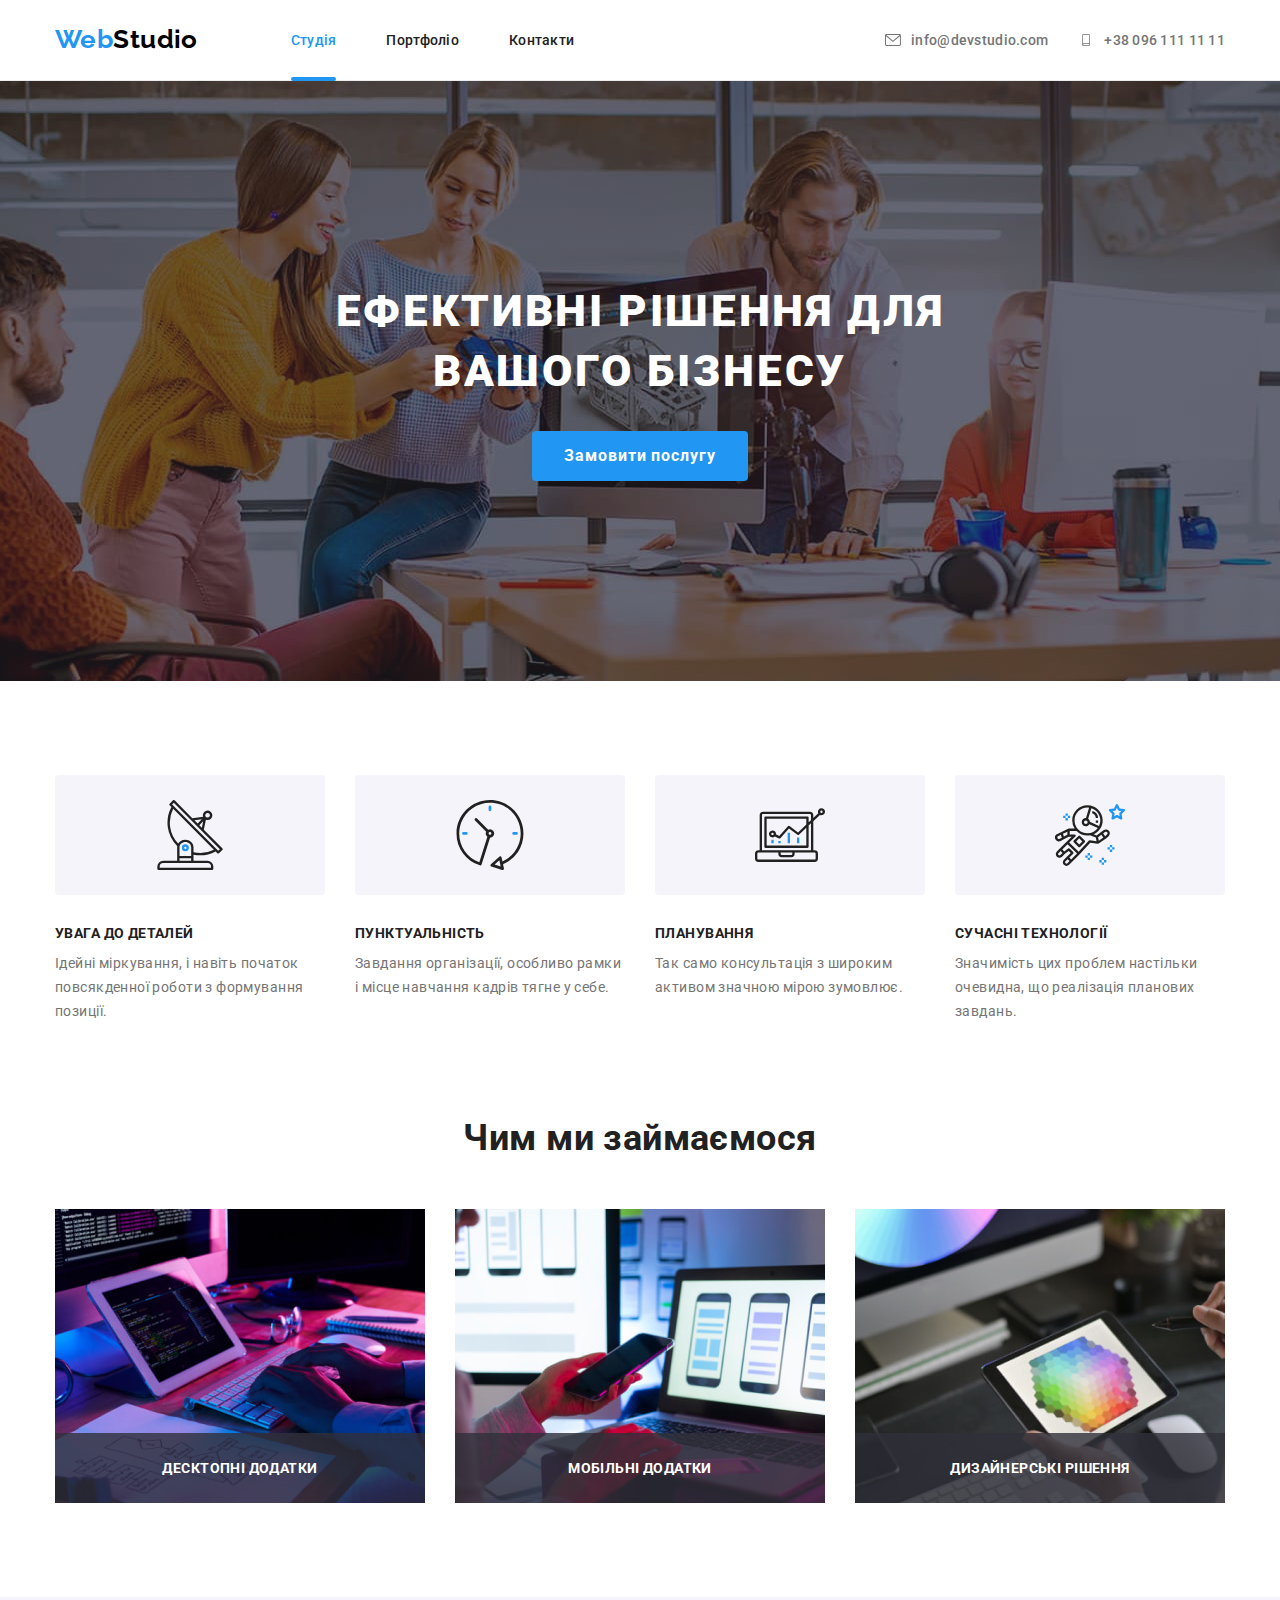
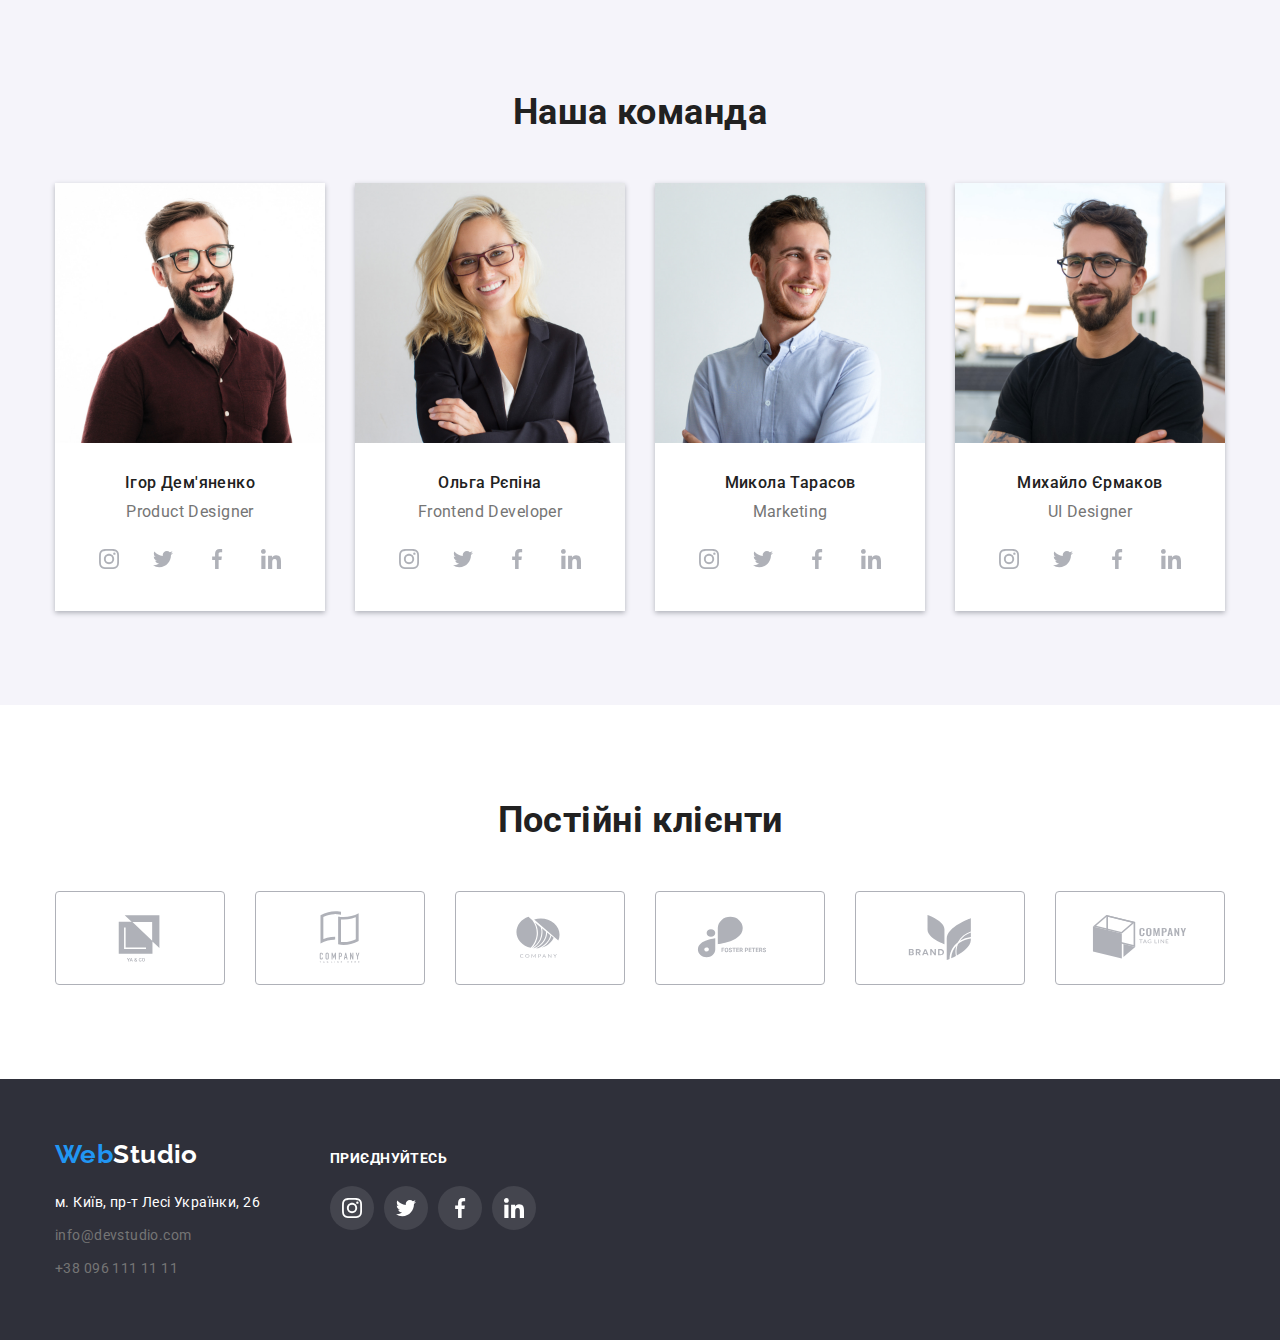
<file: index.html>
<!DOCTYPE html>
<html lang="uk">
  <head>
    <meta charset="UTF-8" />
    <meta http-equiv="X-UA-Compatible" content="IE=edge" />
    <meta name="viewport" content="width=device-width, initial-scale=1.0" />
    <title>WebStudio</title>
    <link rel="preconnect" href="https://fonts.googleapis.com" />
    <link rel="preconnect" href="https://fonts.gstatic.com" crossorigin />
    <link
      href="https://fonts.googleapis.com/css2?family=Raleway:wght@700&family=Roboto:wght@400;500;700;900&display=swap"
      rel="stylesheet"
    />
    <link
      rel="stylesheet"
      href="https://cdnjs.cloudflare.com/ajax/libs/modern-normalize/1.1.0/modern-normalize.min.css"
    />
    <link rel="stylesheet" href="./css/styles.css" />
  </head>
  <body class="page">
    <!--Шапка сайту-->
    <header class="header">
      <div class="container nav-container">
        <nav class="main-nav">
          <a class="logo-link" lang="en" href="./index.html">
            <span class="logo" lang="en">Web</span
            ><span class="logo-part" lang="en">Studio</span>
          </a>
          <ul class="nav-list">
            <li class="list-item current">
              <a class="link active" href="">Студія</a>
            </li>
            <li class="list-item">
              <a class="link" href="./portfolio.html">Портфоліо</a>
            </li>
            <li class="list-item">
              <a class="link" href="">Контакти</a>
            </li>
          </ul>
        </nav>
        <ul class="list contact-list">
          <li class="contact-item">
            <a class="contact-link link" href="mailto:info@devstudio.com">
              <svg class="contacts-icon" width="16" height="12">
                <use href="./images/icons/icons.svg#envelope"></use>
              </svg>
              info@devstudio.com</a
            >
          </li>
          <li class="contact-item">
            <a class="contact-link link" href="tel:+380961111111">
              <svg class="contacts-icon" width="16" height="12">
                <use href="./images/icons/icons.svg#smartphone"></use>
              </svg>
              +38 096 111 11 11</a>
          </li>
        </ul>
      </div>
    </header>
    <main>
      <!--секція 1-->
      <section class="hero section">
        <div class="container">
        <h1 class="hero-title">Ефективні рішення для вашого бізнесу</h1>
        <button class="hero-btn" type="button" data-modal-open>Замовити послугу</button>
        </div>
      </section>
      <!--секція 2 принципи роботи-->
      <section class="section work-section">
        <div class="container">
          <h2 class="visually-hidden">Наші принципи роботи</h2>
           
          <ul class="list">
            <li class="features-item">
              <div class="icon-container">
                <svg class="work-icon" width="70" height="70">
                <use href="./images/icons/icons.svg#antenna"></use>
              </svg>
              </div>
              <h3 class="features-header">Увага до деталей</h3>
              <p class="features-txt">
                Ідейні міркування, і навіть початок повсякденної роботи з
                формування позиції.
              </p>
            </li>
            <li class="features-item">
              <div class="icon-container">
                <svg class="work-icon" width="70" height="70">
                <use href="./images/icons/icons.svg#clock"></use>
              </svg>
              </div>
              <h3 class="features-header">Пунктуальність</h3>
              <p class="features-txt">
                Завдання організації, особливо рамки і місце навчання кадрів
                тягне у себе.
              </p>
            </li>
            <li class="features-item">
              <div class="icon-container">
                <svg class="work-icon" width="70" height="70">
                <use href="./images/icons/icons.svg#diagram"></use>
              </svg>
              </div>
              <h3 class="features-header">Планування</h3>
              <p class="features-txt">
                Так само консультація з широким активом значною мірою зумовлює.
              </p>
            </li>
            <li class="features-item">
              <div class="icon-container">
                <svg class="work-icon" width="70" height="70">
                <use href="./images/icons/icons.svg#astronaut"></use>
              </svg>
              </div>
              <h3 class="features-header">Сучасні технології</h3>
              <p class="features-txt">
                Значимість цих проблем настільки очевидна, що реалізація
                планових завдань.
              </p>
            </li>
          </ul>
        </div>
      </section>
      <!--секція 3-->
      <section class="section">
        <div class="container">
          <h2 class="section-title">Чим ми займаємося</h2>
          <ul class="list">
            <li class="img-item">
              <img
                src="./images/section3/box1.jpg"
                alt="десктопні додатки"
                width="370"
                height="294"
              />
              <p class="img-txt">Десктопні додатки</p>
            </li>
            <li class="img-item">
              <img
                src="./images/section3/box2.jpg"
                alt="мобільні застосунки"
                width="370"
                height="294"
              />
              <p class="img-txt">Мобільні додатки</p>
            </li>
            <li class="img-item">
              <img
                src="./images/section3/box3.jpg"
                alt="дизайнерські рішення"
                width="370"
                height="294"
              />
              <p class="img-txt">Дизайнерські рішення</p>
            </li>
          </ul>
        </div>
      </section>
      <!--секція 4 team-->
      <section class="section team">
        <div class="container team-container">
          <h2 class="section-title">Наша команда</h2>
          <ul class="list">
            <li class="team-item">
              <img
                class="team-photo"
                src="./images/section4/img1.jpg"
                alt="фото дизайнера продукту"
                width="270"
                height="260"
              />
              <div class="team-txt">
              <h3 class="team-mate">Ігор Дем'яненко</h3>
              <p class="position" lang="en">Product Designer</p>
              <ul class="list socials-list">
                <li class="socials">
                  <a
                   href="https://www.instagram.com"
                   class="link social-link"
                  target="_blank"
                  rel="noopener noreferrer"
                  aria-label="Instagram">
                  <svg class="team-icon" width="20" height="20">
                <use href="./images/icons/icons.svg#instagram"></use>
              </svg>
                </a>
                </li>
                <li class="socials">
                  <a 
                  class="link social-link"
                   href="https://twitter.com"
                   target="_blank"
                  rel="noopener noreferrer"
                  aria-label="Twitter">
                  <svg class="team-icon" width="20" height="20">
                <use href="./images/icons/icons.svg#twitter"></use>
              </svg>
                </a>
                </li>
                <li class="socials">
                  <a 
                  class="link social-link"
                   href="https://facebook.com"
                   target="_blank"
                  rel="noopener noreferrer"
                  aria-label="Facebook">
                  <svg class="team-icon" width="20" height="20">
                <use href="./images/icons/icons.svg#facebook"></use>
              </svg>
                </a>
                </li>
                <li class="socials">
                  <a
                  class="link social-link"
                   href="https://linkedin.com"
                   target="_blank"
                  rel="noopener noreferrer"
                  aria-label="LinkedIn">
                  <svg class="team-icon" width="20" height="20">
                <use href="./images/icons/icons.svg#linkedin"></use>
              </svg>
                </a>
                </li>
              </ul>
              </div>
              </li>
            <li class="team-item">
              <img
                class="team-photo"
                src="./images/section4/img2.jpg"
                alt="фото розробника"
                width="270"
                height="260"
              />
              <div class="team-txt">
              <h3 class="team-mate">Ольга Рєпіна</h3>
              <p class="position" lang="en">Frontend Developer</p>
              <ul class="list socials-list">
                <li class="socials">
                  <a
                   href="https://www.instagram.com"
                   class="link social-link"
                  target="_blank"
                  rel="noopener noreferrer"
                  aria-label="Instagram">
                  <svg class="team-icon" width="20" height="20">
                <use href="./images/icons/icons.svg#instagram"></use>
              </svg>
                </a>
                </li>
                <li class="socials">
                  <a 
                  class="link social-link"
                   href="https://twitter.com"
                   target="_blank"
                  rel="noopener noreferrer"
                  aria-label="Twitter">
                  <svg class="team-icon" width="20" height="20">
                <use href="./images/icons/icons.svg#twitter"></use>
              </svg>
                </a>
                </li>
                <li class="socials">
                  <a 
                  class="link social-link"
                   href="https://facebook.com"
                   target="_blank"
                  rel="noopener noreferrer"
                  aria-label="Facebook">
                  <svg class="team-icon" width="20" height="20">
                <use href="./images/icons/icons.svg#facebook"></use>
              </svg>
                </a>
                </li>
                <li class="socials">
                  <a
                  class="link social-link"
                   href="https://linkedin.com"
                   target="_blank"
                  rel="noopener noreferrer"
                  aria-label="LinkedIn">
                  <svg class="team-icon" width="20" height="20">
                <use href="./images/icons/icons.svg#linkedin"></use>
              </svg>
                </a>
                </li>
              </ul>
              </div>
            </li>
            <li class="team-item">
              <img
                class="team-photo"
                src="./images/section4/img3.jpg"
                alt="фото маркетолога"
                width="270"
                height="260"
              />
              <div class="team-txt">
              <h3 class="team-mate">Микола Тарасов</h3>
              <p class="position" lang="en">Marketing</p>
              <ul class="list socials-list">
                <li class="socials">
                  <a
                   href="https://www.instagram.com"
                   class="link social-link"
                  target="_blank"
                  rel="noopener noreferrer"
                  aria-label="Instagram">
                  <svg class="team-icon" width="20" height="20">
                <use href="./images/icons/icons.svg#instagram"></use>
              </svg>
                </a>
                </li>
                <li class="socials">
                  <a 
                  class="link social-link"
                   href="https://twitter.com"
                   target="_blank"
                  rel="noopener noreferrer"
                  aria-label="Twitter">
                  <svg class="team-icon" width="20" height="20">
                <use href="./images/icons/icons.svg#twitter"></use>
              </svg>
                </a>
                </li>
                <li class="socials">
                  <a 
                  class="link social-link"
                   href="https://facebook.com"
                   target="_blank"
                  rel="noopener noreferrer"
                  aria-label="Facebook">
                  <svg class="team-icon" width="20" height="20">
                <use href="./images/icons/icons.svg#facebook"></use>
              </svg>
                </a>
                </li>
                <li class="socials">
                  <a
                  class="link social-link"
                   href="https://linkedin.com"
                   target="_blank"
                  rel="noopener noreferrer"
                  aria-label="LinkedIn">
                  <svg class="team-icon" width="20" height="20">
                <use href="./images/icons/icons.svg#linkedin"></use>
              </svg>
                </a>
                </li>
              </ul>
              </div>
            </li>
            <li class="team-item">
              <img
                class="team-photo"
                src="./images/section4/img4.jpg"
                alt="фото дизайнера"
                width="270"
                height="260"
              />
              <div class="team-txt">
              <h3 class="team-mate">Михайло Єрмаков</h3>
              <p class="position" lang="en">UI Designer</p>
              <ul class="list socials-list">
                <li class="socials">
                  <a
                   href="https://www.instagram.com"
                   class="link social-link"
                  target="_blank"
                  rel="noopener noreferrer"
                  aria-label="Instagram">
                  <svg class="team-icon" width="20" height="20">
                <use href="./images/icons/icons.svg#instagram"></use>
              </svg>
                </a>
                </li>
                <li class="socials">
                  <a 
                  class="link social-link"
                   href="https://twitter.com"
                   target="_blank"
                  rel="noopener noreferrer"
                  aria-label="Twitter">
                  <svg class="team-icon" width="20" height="20">
                <use href="./images/icons/icons.svg#twitter"></use>
              </svg>
                </a>
                </li>
                <li class="socials">
                  <a 
                  class="link social-link"
                   href="https://facebook.com"
                   target="_blank"
                  rel="noopener noreferrer"
                  aria-label="Facebook">
                  <svg class="team-icon" width="20" height="20">
                <use href="./images/icons/icons.svg#facebook"></use>
              </svg>
                </a>
                </li>
                <li class="socials">
                  <a
                  class="link social-link"
                   href="https://linkedin.com"
                   target="_blank"
                  rel="noopener noreferrer"
                  aria-label="LinkedIn">
                  <svg class="team-icon" width="20" height="20">
                <use href="./images/icons/icons.svg#linkedin"></use>
              </svg>
                </a>
                </li>
              </ul>
              </div>
            </li>
          </ul>
        </div>
      </section>
      <!--секція 5 clients-->
      <section class="section clients">
        <div class="container clients-container">
          <h2 class="section-title">Постійні клієнти</h2>
          <ul class="list clients-list">
              <li class="client-item">
                <a class="link client-link"
                href="">
                <svg class="client-icon" width="106" height="60">
                <use href="./images/icons/icons.svg#logo"></use>
              </svg>
                </a>
              </li>
              <li class="client-item">
                <a class=" link client-link"
                href=""
                >
                <svg class="client-icon" width="106" height="60">
                <use href="./images/icons/icons.svg#logo1"></use>
              </svg>
                </a>
              </li>
              <li class="client-item">
                <a class=" link client-link"
                href="">
                <svg class="client-icon" width="106" height="60">
                <use href="./images/icons/icons.svg#logo2"></use>
              </svg>
              </a>
              </li>
              <li class="client-item">
                <a class=" link client-link"
                href=""
                 >
                 <svg class="client-icon" width="106" height="60">
                <use href="./images/icons/icons.svg#logo3"></use>
              </svg>
                </a>
              </li>
              <li class="client-item">
                <a class=" link client-link"
                href="">
                <svg class="client-icon" width="106" height="60">
                <use href="./images/icons/icons.svg#logo4"></use>
              </svg>
              </a>
              </li>
              <li class="client-item">
                <a class=" link client-link"
                href="">
                <svg class="client-icon" width="106" height="60">
                <use href="./images/icons/icons.svg#logo5"></use>
              </svg>
              </a>
              </li>
            </ul>
          
    </main>
    <!--підвал-->
    <footer class="footer">
      <div class="container footer-container">
        <div class="address-cont">
        <a class="logo-link logo-footer" lang="en" href="./index.html">
          <span class="logo" lang="en">Web</span
          ><span class="logo-item" lang="en">Studio</span>
        </a>
        <address class="adress">
          <ul class="adress-list">
            <li class="list-item footer-item">
              <a
                class="adress-link"
                href="https://goo.gl/maps/CPtrU1FHBa2aNyZL9"
                target="_blank"
                rel="noopener noreferrer"
                >м. Київ, пр-т Лесі Українки, 26
              </a>
            </li>
            <li class="list-item footer-item">
              <a class="footer-link" href="mailto:info@devstudio.com"
                >info@devstudio.com</a
              >
            </li>
            <li class="list-item footer-item">
              <a class="footer-link" href="tel:+380961111111"
                >+38 096 111 11 11</a
              >
            </li>
          </ul>
        </address>
        </div>
      <div class="footer-socials">
        <p class="footer-txt">Приєднуйтесь</p>
        <ul class="list footer-list">
          <li class="footer-social">
          <a 
          class="link ft-link"
          href="https://www.instagram.com"
          target="_blank"
          rel="noopener noreferrer"
          aria-label="Instagram"
          >
          <svg class="footer-icon" width="20" height="20">
                <use href="./images/icons/icons.svg#instagram"></use>
              </svg>
        </a>
      </li>
          <li class="footer-social">
            <a 
          class="link ft-link"
          href="https://www.twitter.com"
          target="_blank"
          rel="noopener noreferrer"
          aria-label="Twitter"
          >
          <svg class="footer-icon" width="20" height="20">
                <use href="./images/icons/icons.svg#twitter"></use>
              </svg>
        </a>
          </li>
          <li class="footer-social">
            <a 
          class="link ft-link"
          href="https://www.facebook.com"
          target="_blank"
          rel="noopener noreferrer"
          aria-label="Facebook"
          >
          <svg class="footer-icon" width="20" height="20">
                <use href="./images/icons/icons.svg#facebook"></use>
              </svg>
        </a>
          </li>
          <li class="footer-social">
            <a 
          class="link ft-link"
          href="https://www.linkedin.com"
          target="_blank"
          rel="noopener noreferrer"
          aria-label="LinkedIn"
          >
          <svg class="footer-icon" width="20" height="20">
                <use href="./images/icons/icons.svg#linkedin"></use>
              </svg>
        </a>
          </li>
        </ul>
      </div>
      </div>
    </footer>
    <!--modal window-->
    <div class="backdrop is-hidden" data-modal>
      <div class="modal">
        <button class="modal-btn" type="button" data-modal-close>
          <svg width="18" height="18">
            <use href="./images/icons/icons.svg#close"></use>
          </svg>
        </button>
      </div>
    </div>
    <script src="js/modal.js"></script>
  </body>
</html>
</file>
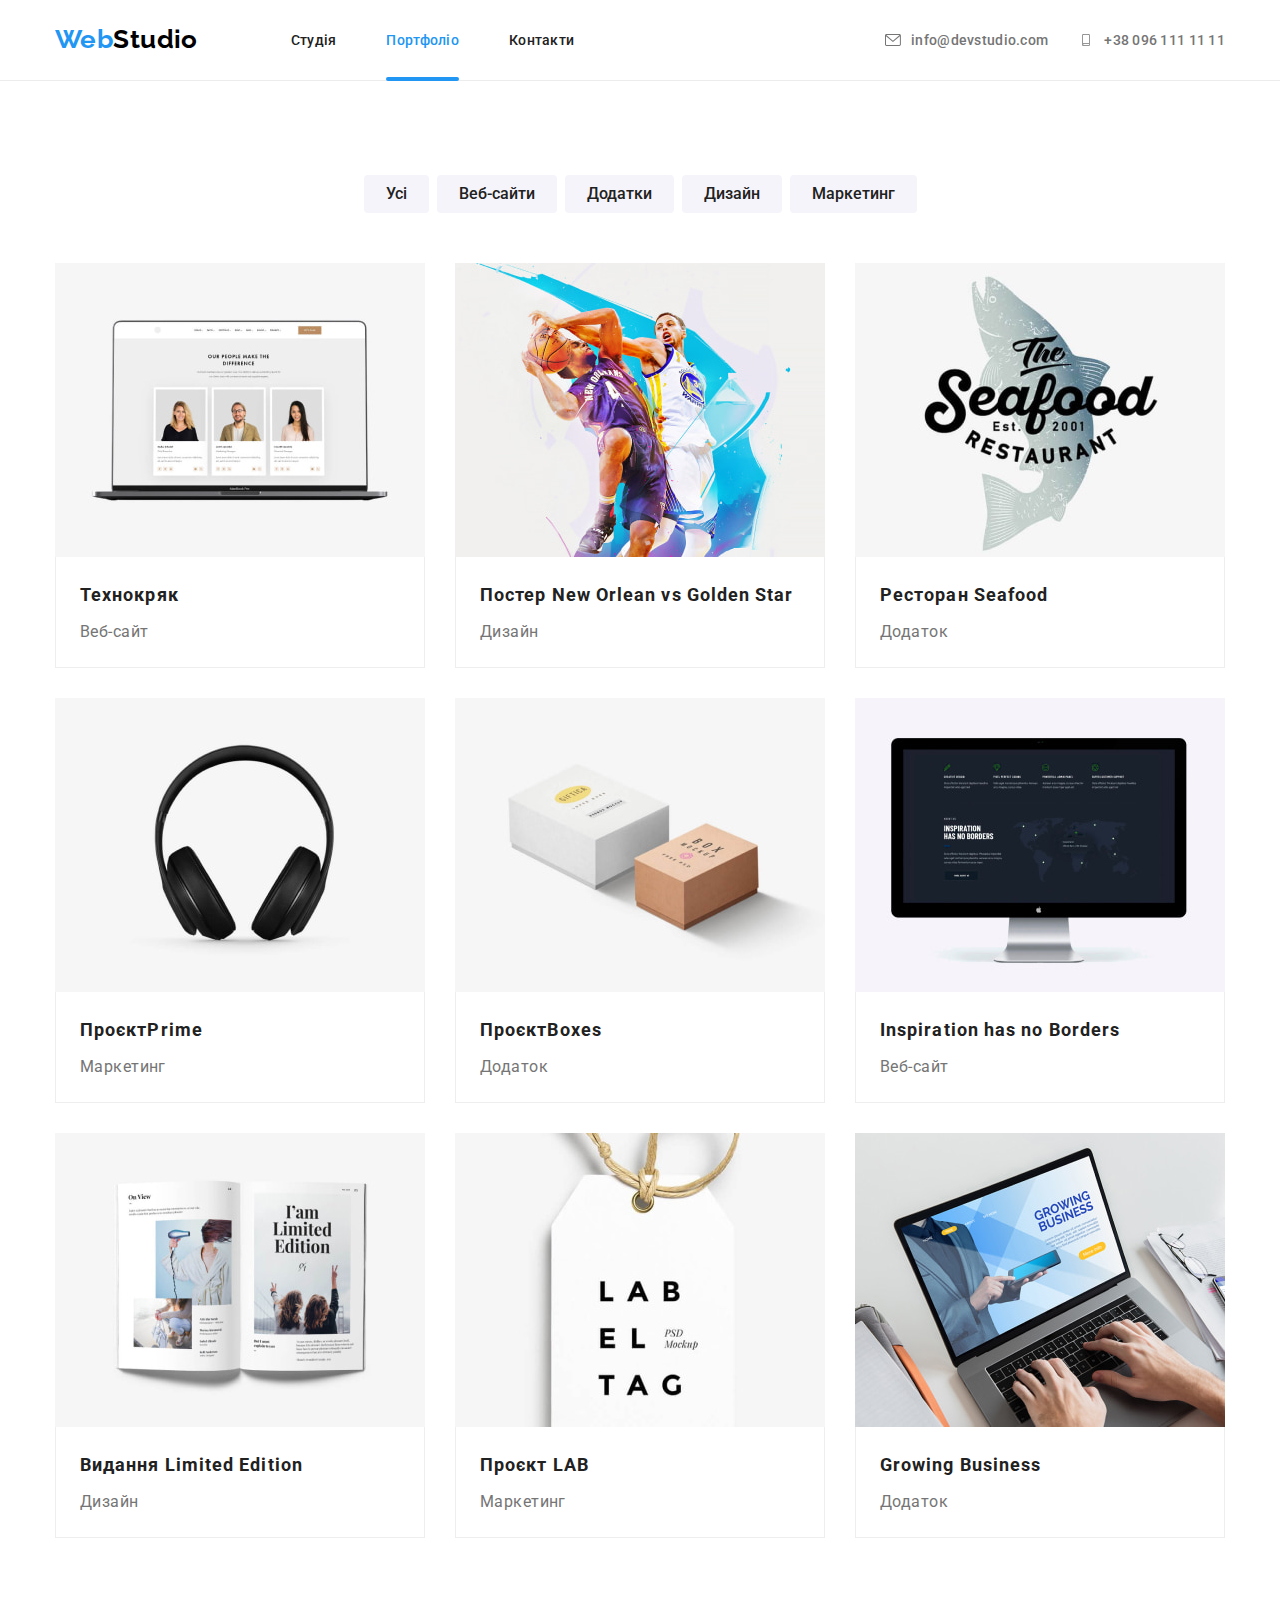
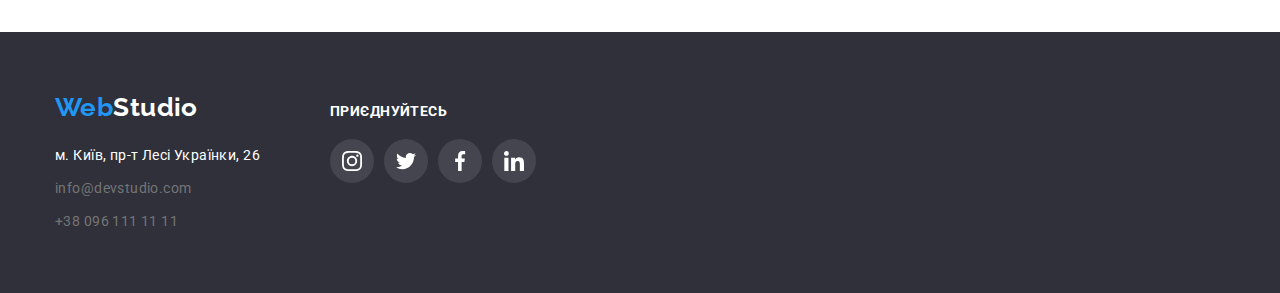
<file: portfolio.html>
<!DOCTYPE html>
<html lang="uk">
  <head>
    <meta charset="UTF-8" />
    <meta http-equiv="X-UA-Compatible" content="IE=edge" />
    <meta name="viewport" content="width=device-width, initial-scale=1.0" />
    <title>Portfolio</title>
    <link rel="preconnect" href="https://fonts.googleapis.com" />
    <link rel="preconnect" href="https://fonts.gstatic.com" crossorigin />
    <link
      href="https://fonts.googleapis.com/css2?family=Raleway:wght@700&family=Roboto:wght@400;500;700;900&display=swap"
      rel="stylesheet"
    />
    <link
      rel="stylesheet"
      href="https://cdnjs.cloudflare.com/ajax/libs/modern-normalize/1.1.0/modern-normalize.min.css"
    />
    <link rel="stylesheet" href="./css/styles.css" />
  </head>
  <body class="page">
    <!--Шапка сайту-->
   <header class="header">
      <div class="container nav-container">
        <nav class="main-nav">
          <a class="logo-link" lang="en" href="./index.html">
            <span class="logo" lang="en">Web</span
            ><span class="logo-part" lang="en">Studio</span>
          </a>
          <ul class="nav-list">
            <li class="list-item">
              <a class="link" href="./index.html">Студія</a>
            </li>
            <li class="list-item current">
              <a class="link active" href="./portfolio.html">Портфоліо</a>
            </li>
            <li class="list-item">
              <a class="link" href="">Контакти</a>
            </li>
          </ul>
        </nav>
        <ul class="list contact-list">
          <li class="contact-item">
            <a class="contact-link link" href="mailto:info@devstudio.com">
              <svg class="contacts-icon" width="16" height="12">
                <use href="./images/icons/icons.svg#envelope"></use>
              </svg>
              info@devstudio.com</a
            >
          </li>
          <li class="contact-item">
            <a class="contact-link link" href="tel:+380961111111">
              <svg class="contacts-icon" width="16" height="12">
                <use href="./images/icons/icons.svg#smartphone"></use>
              </svg>
              +38 096 111 11 11</a>
          </li>
        </ul>
      </div>
    </header>
    <main>
      <section class="section">
        <div class="container">
          <h1 class="visually-hidden">Наші проєкти</h1>
          <ul class="list btn-list">
            <li>
              <button class="btn" type="button">Усі</button>
            </li>
            <li>
              <button class="btn" type="button">Веб-сайти</button>
            </li>
            <li>
              <button class="btn" type="button">Додатки</button>
            </li>
            <li>
              <button class="btn" type="button">Дизайн</button>
            </li>
            <li>
              <button class="btn" type="button">Маркетинг</button>
            </li>
          </ul>
          <ul class="port-list">
            <li class="portfolio">
              <a class="photo-link" href="">
                <div class="portfolio-thumb">
                  <img
                  class="port-photo"
                  src="./images/portfolio/img1.jpg"
                  alt="проєкт веб-сайту"
                  width="370"
                  height="294"
                />
                  <div class="overlay">
                    <p class="img-desc">
                      Ресурс пропонує комплексні пропозиції з різним рівнем функціоналу та сервісів. 
                      Все це дозволить відвідувачу отримати вичерпні відомості про компанію чи приватну особу.
                    </p>
                  </div>
                </div>
                <div class="port-txt">
                <h2 class="port-item">Технокряк</h2>
                <p class="port-name">Веб-сайт</p>
                </div>
              </a>
            </li>
            <li class="portfolio">
              <a class="photo-link" href="">
                <div class="portfolio-thumb">
                <img
                  class="port-photo"
                  src="./images/portfolio/img2.jpg"
                  alt="проєкт постера"
                  width="370"
                  height="294"
                />
                <div class="overlay">
                    <p class="img-desc">
                      Ресурс пропонує комплексні пропозиції з різним рівнем функціоналу та сервісів. 
                      Все це дозволить відвідувачу отримати вичерпні відомості про компанію чи приватну особу.
                    </p>
                  </div>
                </div>
                <div class="port-txt">
                <h2 class="port-item">
                  Постер <span lang="en">New Orlean vs Golden Star</span>
                </h2>
                <p class="port-name">Дизайн</p>
                </div>
              </a>
            </li>
            <li class="portfolio">
              <a class="photo-link" href="">
                <div class="portfolio-thumb">
                <img
                  class="port-photo"
                  src="./images/portfolio/img3.jpg"
                  alt="проєкт додатку для ресторану"
                  width="370"
                  height="294"
                />
                <div class="overlay">
                    <p class="img-desc">
                      Ресурс пропонує комплексні пропозиції з різним рівнем функціоналу та сервісів. 
                      Все це дозволить відвідувачу отримати вичерпні відомості про компанію чи приватну особу.
                    </p>
                  </div>
                </div>
                <div class="port-txt">
                <h2 class="port-item">
                  Ресторан <span lang="en">Seafood</span>
                </h2>
                <p class="port-name">Додаток</p>
                </div>
              </a>
            </li>
            <li class="portfolio">
              <a class="photo-link" href="">
                <div class="portfolio-thumb">
                <img
                  class="port-photo"
                  src="./images/portfolio/img4.jpg"
                  alt="маркетинговий проєкт"
                  width="370"
                  height="294"
                />
                <div class="overlay">
                    <p class="img-desc">
                      Ресурс пропонує комплексні пропозиції з різним рівнем функціоналу та сервісів. 
                      Все це дозволить відвідувачу отримати вичерпні відомості про компанію чи приватну особу.
                    </p>
                  </div>
                </div>
                <div class="port-txt">
                <h2 class="port-item">Проєкт<span lang="en">Prime</span></h2>
                <p class="port-name">Маркетинг</p>
                </div>
              </a>
            </li>
            <li class="portfolio">
              <a class="photo-link" href="">
                <div class="portfolio-thumb">
                <img
                  class="port-photo"
                  src="./images/portfolio/img5.jpg"
                  alt="проєкт додатку"
                  width="370"
                  height="294"
                />
                <div class="overlay">
                    <p class="img-desc">
                      Ресурс пропонує комплексні пропозиції з різним рівнем функціоналу та сервісів. 
                      Все це дозволить відвідувачу отримати вичерпні відомості про компанію чи приватну особу.
                    </p>
                  </div>
                </div>
                <div class="port-txt">
                <h2 class="port-item">Проєкт<span lang="en">Boxes</span></h2>
                <p class="port-name">Додаток</p>
                </div>
              </a>
            </li>
            <li class="portfolio">
              <a class="photo-link" href="">
                <div class="portfolio-thumb">
                <img
                  class="port-photo"
                  src="./images/portfolio/img6.jpg"
                  alt="проєкт веб-сайту"
                  width="370"
                  height="294"
                />
                <div class="overlay">
                    <p class="img-desc">
                      Ресурс пропонує комплексні пропозиції з різним рівнем функціоналу та сервісів. 
                      Все це дозволить відвідувачу отримати вичерпні відомості про компанію чи приватну особу.
                    </p>
                  </div>
                </div>
                <div class="port-txt">
                <h2 class="port-item">
                  <span lang="en">Inspiration has no Borders</span>
                </h2>
                <p class="port-name">Веб-сайт</p>
                </div>
              </a>
            </li>
            <li class="portfolio">
              <a class="photo-link" href="">
                <div class="portfolio-thumb">
                <img
                  class="port-photo"
                  src="./images/portfolio/img7.jpg"
                  alt="проєкт для видання"
                  width="370"
                  height="294"
                />
                <div class="overlay">
                    <p class="img-desc">
                      Ресурс пропонує комплексні пропозиції з різним рівнем функціоналу та сервісів. 
                      Все це дозволить відвідувачу отримати вичерпні відомості про компанію чи приватну особу.
                    </p>
                  </div>
                </div>
                <div class="port-txt">
                <h2 class="port-item">
                  Видання <span lang="en">Limited Edition</span>
                </h2>
                <p class="port-name">Дизайн</p>
                </div>
              </a>
            </li>
            <li class="portfolio">
              <a class="photo-link" href="">
                <div class="portfolio-thumb">
                <img
                  class="port-photo"
                  src="./images/portfolio/img8.jpg"
                  alt="маркетинговий проєкт"
                  width="370"
                  height="294"
                />
                <div class="overlay">
                    <p class="img-desc">
                      Ресурс пропонує комплексні пропозиції з різним рівнем функціоналу та сервісів. 
                      Все це дозволить відвідувачу отримати вичерпні відомості про компанію чи приватну особу.
                    </p>
                  </div>
                </div>
                <div class="port-txt">
                <h2 class="port-item">Проєкт <span lang="en">LAB</span></h2>
                <p class="port-name">Маркетинг</p>
                </div>
              </a>
            </li>
            <li class="portfolio">
              <a class="photo-link" href="">
                <div class="portfolio-thumb">
                <img
                  class="port-photo"
                  src="./images/portfolio/img9.jpg"
                  alt="проєкт бізнес-додатка"
                  width="370"
                  height="294"
                />
                <div class="overlay">
                    <p class="img-desc">
                      Ресурс пропонує комплексні пропозиції з різним рівнем функціоналу та сервісів. 
                      Все це дозволить відвідувачу отримати вичерпні відомості про компанію чи приватну особу.
                    </p>
                  </div>
                </div>
                <div class="port-txt">
                <h2 class="port-item">
                  <span lang="en">Growing Business</span>
                </h2>
                <p class="port-name">Додаток</p>
                </div>
              </a>
            </li>
          </ul>
        </div>
      </section>
    </main>

    <!--підвал-->
    <footer class="footer">
      <div class="container footer-container">
        <div class="address-cont">
        <a class="logo-link logo-footer" lang="en" href="./index.html">
          <span class="logo" lang="en">Web</span
          ><span class="logo-item" lang="en">Studio</span>
        </a>
        <address class="adress">
          <ul class="adress-list">
            <li class="list-item footer-item">
              <a
                class="adress-link"
                href="https://goo.gl/maps/CPtrU1FHBa2aNyZL9"
                target="_blank"
                rel="noopener noreferrer"
                >м. Київ, пр-т Лесі Українки, 26
              </a>
            </li>
            <li class="list-item footer-item">
              <a class="footer-link" href="mailto:info@devstudio.com"
                >info@devstudio.com</a
              >
            </li>
            <li class="list-item footer-item">
              <a class="footer-link" href="tel:+380961111111"
                >+38 096 111 11 11</a
              >
            </li>
          </ul>
        </address>
        </div>
      <div class="footer-socials">
        <p class="footer-txt">Приєднуйтесь</p>
        <ul class="list footer-list">
          <li class="footer-social">
          <a 
          class="link ft-link"
          href="https://www.instagram.com"
          target="_blank"
          rel="noopener noreferrer"
          aria-label="Instagram"
          >
          <svg class="footer-icon" width="20" height="20">
                <use href="./images/icons/icons.svg#instagram"></use>
              </svg>
        </a>
      </li>
          <li class="footer-social">
            <a 
          class="link ft-link"
          href="https://www.twitter.com"
          target="_blank"
          rel="noopener noreferrer"
          aria-label="Twitter"
          >
          <svg class="footer-icon" width="20" height="20">
                <use href="./images/icons/icons.svg#twitter"></use>
              </svg>
        </a>
          </li>
          <li class="footer-social">
            <a 
          class="link ft-link"
          href="https://www.facebook.com"
          target="_blank"
          rel="noopener noreferrer"
          aria-label="Facebook"
          >
          <svg class="footer-icon" width="20" height="20">
                <use href="./images/icons/icons.svg#facebook"></use>
              </svg>
        </a>
          </li>
          <li class="footer-social">
            <a 
          class="link ft-link"
          href="https://www.linkedin.com"
          target="_blank"
          rel="noopener noreferrer"
          aria-label="LinkedIn"
          >
          <svg class="footer-icon" width="20" height="20">
                <use href="./images/icons/icons.svg#linkedin"></use>
              </svg>
        </a>
          </li>
        </ul>
      </div>
      </div>
    </footer>
  </body>
</html>
</file>
<file: css/styles.css>
:root {
  --main-font: Roboto, sans-serif;
  --secondary-font: Raleway, sans-serif;

  --primary-text-color: #212121;
  --text-color: #757575;
  --accent-color: #2196f3;
  --white-color: #ffffff;
  --btn-color: #f5f4fa;

  --bg-elements: #2f303a;
  --border-color: #EEEEEE;
  --modal-bg-color: rgba(0, 0, 0, 0.2);
  --img-bg-cl: rgba(47, 48, 58, 0.8);
  --overlay-cl: rgba(33, 150, 243, 0.9);


  --social-icon-cl: #AFB1B8;
  --footer-socials: rgba(255, 255, 255, 0.1);

  --animation: 250ms cubic-bezier(0.4, 0, 0.2, 1);
}

/*reset*/
h1,
h2,
h3,
h4,
h5,
h6,
p {
  margin: 0;
}

img {
  display: block;
}

.list,
.nav-list,
.adress-list {
  list-style: none;
  margin: 0;
  padding: 0;
}

.container {
  width: 1200px;
  padding-right: 15px;
  padding-left: 15px;
  margin-right: auto;
  margin-left: auto;
}

.nav-container {
  display: flex;
  align-items: center;
}

/*page styles*/

body {
  color: var(--primary-text-color);
  font-size: 14px;
  line-height: calc(16 / 14);
  letter-spacing: 0.03em;
  font-family: var(--main-font);
}

.header {
  border-bottom: 1px solid #ececec;
}

.section {
  padding-top: 94px;
  padding-bottom: 94px;
}

/*logo*/

.logo-link {
  display: block;
  padding-top: 24px;
  padding-bottom: 25px;
  margin-right: 93px;

  text-decoration: none;
  color: #000000;
  font-family: var(--secondary-font);
  font-size: 26px;
  line-height: calc(31 / 26);
  font-weight: 700;
}

.logo {
  color: var(--accent-color);
}

/*navigation*/

.main-nav{
  display: flex;
  align-items: center;
  margin-right: auto;
}

.nav-list {
  

  display: flex;
  gap: 50px;
  align-items: center;

  font-family: var(--main-font);
  letter-spacing: 0.02em;
}

.link {
  display: block;
  padding-top: 32px;
  padding-bottom: 32px;

  text-decoration: none;
  color: currentColor;
  font-weight: 500;
  letter-spacing: 0.02em;

  transition: color var(--animation);
}

.link:hover,
.link:focus {
  color: var(--accent-color);
}

.link.active {
  color: var(--accent-color);
}

.current{
  position: relative;
}


.link.active::after{
  content: '';
  position: absolute;
  display: inline-block;

  width: 100%;
  height: 4px;
  bottom: -1.5%;
  left: 0;

  background-color: var(--accent-color);
  border-radius: 2px;
}

.contact-link {
  display: flex;
  gap: 10px;
  align-items: center;

  color: var(--text-color);
}

.contacts-icon{
  fill: var(--text-color);

  transition: fill var(--animation);
  
}

.contact-link:hover .contacts-icon,
.contact-link:focus .contacts-icon{
fill: var(--accent-color);
}

.contact-list {
  display: flex;
  gap: 50px;
  align-items: center;
}

/*hero secion */

.hero {
  background-color: var(--bg-elements);
  padding-top: 200px;
  padding-bottom: 200px;
  margin-right: auto;
  margin-left: auto;

  height: 600px;
  max-width: 1600px;

  background-image: linear-gradient( to right,
    rgba(47, 48, 58, 0.4),
    rgba(47, 48, 58, 0.4)),
  url(../images/hero/hero-img.jpg);
  background-repeat: no-repeat;
  background-position: center;
  background-size: cover;
}

.hero-title {
  margin-bottom: 30px;
  width: 696px;
  margin-right: auto;
  margin-left: auto;

  color: var(--white-color);

  font-weight: 900;
  font-size: 44px;
  line-height: calc(60 / 44);
  text-align: center;
  letter-spacing: 0.06em;
  text-transform: uppercase;
}

.hero-btn {
  display: block;

  padding: 10px 32px;
  border: transparent;
  border-radius: 4px;

  margin-right: auto;
  margin-left: auto;
  color: var(--white-color);
  background-color: var(--accent-color);
  font-family: inherit;

  font-weight: 700;
  font-size: 16px;
  line-height: calc(30 / 16);
  letter-spacing: 0.06em;

  cursor: pointer;

  transition: background-color var(--animation);
}

.hero-btn:hover,
.hero-btn:focus{
  background-color: #188CE8;
}

/*section 2*/

.work-section{
  padding-bottom: 0;
}

.visually-hidden {
  position: absolute;
  white-space: nowrap;
  width: 1px;
  height: 1px;
  overflow: hidden;
  border: 0;
  padding: 0;
  clip: rect(0 0 0 0);
  clip-path: inset(50%);
  margin: -1px;
}

.list {
  display: flex;
  gap: 30px;
}
.section-title {
  margin-bottom: 50px;

  font-weight: 700;
  font-size: 36px;
  line-height: calc(42 / 36);
  text-align: center;
}

.features-item{
  flex-basis: calc((100% - 30px * 3) / 4);
}

.icon-container{
  display: flex;
  align-items: center;
  justify-content: center;

  height: 120px;
  
  margin-bottom: 30px;

  background-color: var(--btn-color);

  border-radius: 4px;
}


.features-header {
  margin-bottom: 10px;

  font-size: 14px;
  line-height: calc(16 / 14);
  letter-spacing: 0.03em;
  font-weight: 700;
  text-transform: uppercase;
}

.features-txt {
  color: var(--text-color);
  font-weight: 400;
  line-height: calc(24 / 14);
}

/*section 3*/

.img-item{
  position: relative;
}

.img-txt{
  position: absolute;

  bottom: 0;
  left: 0;
  width: 100%;
  height: 70px; 

  display: flex;
  align-items: center;
  justify-content: center;
  
  font-weight: 700;
  text-align: center;
  text-transform: uppercase;
  color: var(--white-color);
  background-color: var(--img-bg-cl);

}



/*section 4*/

.team {
  background-color: var(--btn-color);
}


.team-item{
  background-color: var(--white-color);
  flex-basis: calc((100% - 30px * 3) / 4);

  box-shadow: 0px 2px 5px 0px var(--social-icon-cl);
}


.team-txt{
  padding-top: 30px;
padding-bottom: 30px;

}

.team-mate {
  margin-bottom: 10px;

  font-weight: 500;
  font-size: 16px;
  line-height: calc(19 / 16);
  text-align: center;
}
.position {
  margin-bottom: 16px;

  color: var(--text-color);
  font-weight: 400;
  font-size: 16px;
  line-height: calc(19 / 16);
  text-align: center;
}



.socials-list{
  gap: 10px;
  justify-content: center;
}


.social-link{
  display: flex;
  align-items: center;
  justify-content: center;

  padding: 0;
  
  width: 44px;
  height: 44px;

  background-color: var(--white-color);
  border-radius: 50%;

  transition: background-color var(--animation);

}

.team-icon{
fill: var(--social-icon-cl);
transition: fill var(--animation);
}

.social-link:hover .team-icon,
.social-link:focus .team-icon{
  fill: var(--white-color);
  
}

.social-link:hover,
.social-link:focus{
  background-color: var(--accent-color);
 
}

/*section 5 clients*/

.client-item{
  
  flex-basis: calc((100% - 30px * 5) / 6);

  background-color: var(--white-color);
  border: 1px solid var(--social-icon-cl);
  border-radius: 4px;

  transition: border-color var(--animation);
}

.client-link{
  display: flex;
  align-items: center;
  justify-content: center;

   height: 92px;

  padding: 0;
}

.client-icon{
  fill: var(--social-icon-cl);
  transition: fill var(--animation);
}

.client-link:hover .client-icon,
.client-link:focus .client-icon{
  fill: var(--accent-color);
  
}

.client-item:hover{
  border-color: var(--accent-color);
}

/*portfolio page*/

.btn-list{
  justify-content: center;
  margin-bottom: 50px;
  gap: 8px;
}

.btn {
  padding: 6px 22px;
  border: transparent;
  border-radius: 4px;

  color: var(--primary-text-color);
  background-color: var(--btn-color);

  font-family: var(--main-font);
  font-weight: 500;
  font-size: 16px;
  line-height: calc(26 / 16);

  cursor: pointer;

  transition: background-color var(--animation), color var(--animation), box-shadow var(--animation);
}

.btn:hover,
.btn:focus {
  background-color: var(--accent-color);
  color: var(--white-color);

  box-shadow: 0px 4px 4px -2px var(--social-icon-cl);
}

.port-list{
  list-style: none;
  padding: 0;
  margin-top: 0;
  margin-bottom: 0;
  
  display: flex;
  flex-wrap: wrap;
  gap: 30px;
}

.portfolio{
  flex-basis: calc((100% - 30px * 2) / 3);
  
}

.portfolio-thumb{
  position: relative;
  overflow: hidden;
}

.overlay{
  position: absolute;
  top: 0;
  left: 0;

  width: 100%;
  height: 100%;

  display: flex;
  align-items: center;
  justify-content: center;
  padding-right: 24px;
  padding-left: 24px;
  
  background-color: var(--overlay-cl);

  transform: translateY(100%);
  transition: transform var(--animation);
}

.portfolio:hover .overlay{
  transform: translateY(0);
}

.img-desc{
  font-size: 18px;
  line-height: calc(28 / 18);

  color: var(--white-color);
}

.port-txt{
  padding-top: 20px;
  padding-right: 24px;
  padding-bottom: 20px;
  padding-left: 24px;

  border-right: 1px solid var(--border-color);
  border-bottom: 1px solid var(--border-color);
  border-left: 1px solid var(--border-color);
  
}

.port-item {
  margin-bottom: 4px;

  font-weight: 700;
  font-size: 18px;
  line-height: calc(36 / 18);
  letter-spacing: 0.06em;
}

.photo-link {
  display: block;
  text-decoration: none;
  color: currentColor;

  transition: box-shadow var(--animation);
}

.photo-link:hover{
  box-shadow: 0px 2px 5px 0px var(--social-icon-cl);

  
}


.port-name {
  color: var(--text-color);
  font-weight: 400;
  font-size: 16px;
  line-height: calc(30 / 16);
}

/*footer*/


.footer {
  
  padding-top: 60px;
  padding-bottom: 60px;
  background-color: var(--bg-elements);
}

.footer-container{
  display: flex;
  align-items: baseline;
}

.address-cont{
  margin-right: 70px;
}

.logo-footer {
  
  padding: 0;
  margin-right: 0;
}

.logo-item {
  color: var(--white-color);
}

.adress {
  font-style: normal;

  margin-top: 20px;
}

.adress-link,
.footer-link {
  color: var(--white-color);

  text-decoration: none;
  line-height: calc(24 / 14);

  transition: color var(--animation);
}

.footer-link {
  color: var(--text-color);
}

.adress-link:hover,
.adress-link:focus,
.footer-link:hover,
.footer-link:focus {
  color: var(--accent-color);
}

.footer-item:not(:last-child){
margin-bottom: 9px;
}



.footer-txt{
  margin-bottom: 20px;

  font-weight: 700;
  text-transform: uppercase;
  color: var(--white-color);

}

.ft-link{
  display: flex;
  align-items: center;
  justify-content: center;

  padding: 0;
  
  width: 44px;
  height: 44px;

  background-color: var(--footer-socials);
  border-radius: 50%;

  transition: background-color var(--animation);
}

.footer-list{
  gap: 10px;
  justify-content: center;
}


.footer-icon{
  fill: var(--white-color);
}

.ft-link:hover,
.ft-link:focus{
background-color: var(--accent-color);
}

/*modal window*/

.backdrop{
  position: fixed;
  z-index: 10;
  top: 0;
  left: 0;

  width: 100%;
  height: 100%;

  opacity: 1;

  background-color: var(--modal-bg-color);

  transition: opacity var(--animation);

}

.backdrop.is-hidden{
  opacity: 0;
  pointer-events: none;
  visibility: hidden;
}

.modal{
  position: absolute;
  top: 50%;
  left: 50%;
  transform: translate(-50%, -50%) scale(1);

  width: 528px;
  height: 581px;

  background-color: var(--white-color);
  box-shadow: 0px 1px 3px rgba(0, 0, 0, 0.12), 0px 1px 1px rgba(0, 0, 0, 0.14), 0px 2px 1px rgba(0, 0, 0, 0.2);
  border-radius: 4px;

  transition:  transform var(--animation );
}

.modal-btn{
  position: absolute;
  top: 8px;
  right: 8px;

  display: flex;
  align-items: center;
  justify-content: center;

  width: 30px;
  height: 30px;

  padding: 0;

  background-color: var(--white-color);
  border-radius: 50%;
  border: 1px solid rgba(0, 0, 0, 0.1);

  cursor: pointer;
}
</file>
